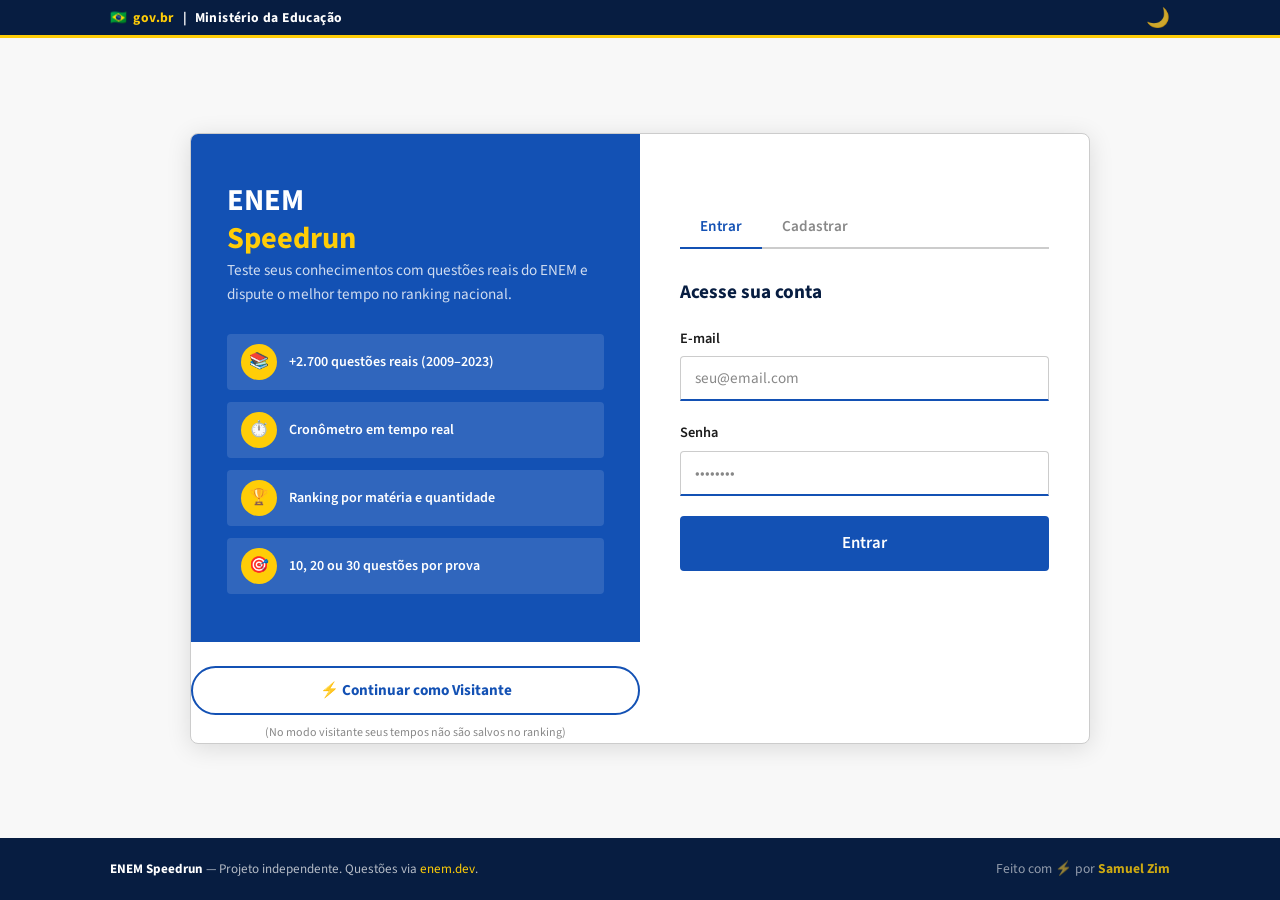
<file: index.html>
<!DOCTYPE html>
<html lang="pt-BR">
<head>
  <meta charset="UTF-8" />
  <meta name="viewport" content="width=device-width, initial-scale=1.0" />
  <title>ENEM Speedrun — Entrar</title>
  <meta name="description" content="Teste seus conhecimentos com questões reais do ENEM. Cronômetro, ranking nacional e conquistas. +2.700 questões de 2009 a 2023." />
  <meta name="keywords" content="ENEM, simulado, questões, ranking, estudar, prova, vestibular" />
  <meta property="og:title" content="ENEM Speedrun" />
  <meta property="og:description" content="Questões reais do ENEM com cronômetro e ranking nacional." />
  <meta property="og:type" content="website" />
  <link rel="icon" type="image/svg+xml" href="assets/favicon.svg" />
  <link rel="stylesheet" href="assets/css/style.css" />
  <style>
    body { display: flex; flex-direction: column; min-height: 100vh; background: var(--cinza-bg); }

    .auth-wrap {
      flex: 1;
      display: flex;
      align-items: center;
      justify-content: center;
      padding: 40px 20px;
    }

    .auth-container {
      display: grid;
      grid-template-columns: 1fr 1fr;
      max-width: 900px;
      width: 100%;
      background: var(--branco);
      border-radius: var(--radius-lg);
      box-shadow: 0 4px 24px rgba(0,0,0,0.12);
      overflow: hidden;
      border: 1px solid var(--cinza-borda);
    }

    .auth-hero {
      background: var(--azul-primario);
      padding: 48px 36px;
      display: flex;
      flex-direction: column;
      justify-content: center;
      gap: 28px;
    }

    .auth-hero h1 {
      font-size: 1.9rem;
      font-weight: 700;
      color: var(--branco);
      line-height: 1.25;
    }

    .auth-hero h1 span { color: var(--amarelo); display: block; }

    .auth-hero p {
      color: rgba(255,255,255,0.8);
      font-size: 0.95rem;
      line-height: 1.6;
    }

    .auth-stats {
      display: flex;
      flex-direction: column;
      gap: 12px;
    }

    .auth-stat {
      display: flex;
      align-items: center;
      gap: 12px;
      background: rgba(255,255,255,0.12);
      padding: 10px 14px;
      border-radius: var(--radius);
    }

    .auth-stat-icon {
      width: 36px;
      height: 36px;
      background: var(--amarelo);
      border-radius: 50%;
      display: flex;
      align-items: center;
      justify-content: center;
      flex-shrink: 0;
      font-size: 1rem;
    }

    .auth-stat-text {
      color: var(--branco);
      font-size: 0.88rem;
      font-weight: 600;
    }

    .auth-form-panel {
      padding: 48px 40px;
      display: flex;
      flex-direction: column;
      justify-content: center;
    }

    .auth-tabs {
      display: flex;
      gap: 0;
      margin-bottom: 28px;
      border-bottom: 2px solid var(--cinza-borda);
    }

    .auth-tab {
      padding: 10px 20px;
      font-size: 0.95rem;
      font-weight: 600;
      color: var(--cinza-medio);
      cursor: pointer;
      border: none;
      background: none;
      font-family: var(--font);
      position: relative;
      transition: color var(--transition);
    }

    .auth-tab.active {
      color: var(--azul-primario);
    }

    .auth-tab.active::after {
      content: '';
      position: absolute;
      bottom: -2px;
      left: 0; right: 0;
      height: 2px;
      background: var(--azul-primario);
    }

    .auth-panel { display: none; }
    .auth-panel.active { display: block; animation: fadeIn 0.3s ease; }

    .auth-panel h2 {
      font-size: 1.2rem;
      font-weight: 700;
      color: var(--azul-escuro);
      margin-bottom: 20px;
    }

    @media (max-width: 700px) {
      .auth-container { grid-template-columns: 1fr; }
      .auth-hero { display: none; }
      .auth-form-panel { padding: 32px 24px; }
    }
  </style>
</head>
<body>

<!-- Barra do Governo Federal -->
<div class="gov-bar">
  <div class="container" style="display:flex;justify-content:space-between;align-items:center;">
    <div class="gov-logo">
      🇧🇷 <span>gov.br</span> &nbsp;|&nbsp; Ministério da Educação
    </div>
    <button id="btn-dark-mode" onclick="toggleDarkMode()" style="background:none;border:none;font-size:1.2rem;cursor:pointer;color:rgba(255,255,255,0.8);transition:color 0.2s;" title="Alternar modo escuro">🌙</button>
  </div>
</div>

<div class="auth-wrap">
  <div class="auth-container">

    <!-- Hero lateral -->
    <div class="auth-hero">
      <div>
        <h1>ENEM<span>Speedrun</span></h1>
        <p>Teste seus conhecimentos com questões reais do ENEM e dispute o melhor tempo no ranking nacional.</p>
      </div>
      <div class="auth-stats">
        <div class="auth-stat">
          <div class="auth-stat-icon">📚</div>
          <div class="auth-stat-text">+2.700 questões reais (2009–2023)</div>
        </div>
        <div class="auth-stat">
          <div class="auth-stat-icon">⏱️</div>
          <div class="auth-stat-text">Cronômetro em tempo real</div>
        </div>
        <div class="auth-stat">
          <div class="auth-stat-icon">🏆</div>
          <div class="auth-stat-text">Ranking por matéria e quantidade</div>
        </div>
        <div class="auth-stat">
          <div class="auth-stat-icon">🎯</div>
          <div class="auth-stat-text">10, 20 ou 30 questões por prova</div>
        </div>
      </div>
    </div>

    <!-- Formulário -->
    <div class="auth-form-panel">
      <div class="auth-tabs">
        <button class="auth-tab active" onclick="showTab('login')">Entrar</button>
        <button class="auth-tab" onclick="showTab('register')">Cadastrar</button>
      </div>

      <!-- Login -->
      <div id="panel-login" class="auth-panel active">
        <h2>Acesse sua conta</h2>
        <div id="login-alert"></div>
        <div class="form-group">
          <label for="login-email">E-mail</label>
          <input type="email" id="login-email" placeholder="seu@email.com" autocomplete="email" />
        </div>
        <div class="form-group">
          <label for="login-password">Senha</label>
          <input type="password" id="login-password" placeholder="••••••••" autocomplete="current-password" />
        </div>
        <button class="btn btn-primary btn-full btn-lg" id="btn-login" onclick="handleLogin()">
          Entrar
        </button>
      </div>

      <!-- Cadastro -->
      <div id="panel-register" class="auth-panel">
        <h2>Criar nova conta</h2>
        <div id="register-alert"></div>
        <div class="form-group">
          <label for="reg-nome">Nome completo</label>
          <input type="text" id="reg-nome" placeholder="Seu nome" autocomplete="name" />
        </div>
        <div class="form-group">
          <label for="reg-email">E-mail</label>
          <input type="email" id="reg-email" placeholder="seu@email.com" autocomplete="email" />
        </div>
        <div class="form-group">
          <label for="reg-password">Senha (mín. 6 caracteres)</label>
          <input type="password" id="reg-password" placeholder="••••••••" autocomplete="new-password" />
        </div>
        <button class="btn btn-primary btn-full btn-lg" id="btn-register" onclick="handleRegister()">
          Criar conta
        </button>
      </div>
    </div>

    <!-- Modo Visitante -->
    <div style="text-align:center; margin-top: 24px;">
      <button class="btn btn-outline" onclick="continueAsGuest()" style="padding: 12px 24px; font-weight: 700; border-radius: 30px; width: 100%;">
        ⚡ Continuar como Visitante
      </button>
      <p style="font-size: 0.75rem; color: var(--cinza-medio); margin-top: 8px;">
        (No modo visitante seus tempos não são salvos no ranking)
      </p>
    </div>
  </div>
</div>

<footer>
  <div class="container" style="display: flex; justify-content: space-between; align-items: center; flex-wrap: wrap; gap: 10px;">
    <div><strong>ENEM Speedrun</strong> — Projeto independente. Questões via <a href="https://enem.dev" target="_blank" style="color:#FFCD07">enem.dev</a>.</div>
    <div style="font-size: 0.85rem; opacity: 0.8;">Feito com ⚡ por <a href="https://github.com/SamuelzimMVP" target="_blank" style="color:#FFCD07; font-weight: 700; text-decoration: none;">Samuel Zim</a></div>
  </div>
</footer>

<script src="assets/js/config.js"></script>
<script>
  // Redireciona se já logado
  if (isLoggedIn()) window.location.href = 'home.html';

  function showTab(tab) {
    document.querySelectorAll('.auth-tab').forEach((t, i) => {
      t.classList.toggle('active', (i === 0 && tab === 'login') || (i === 1 && tab === 'register'));
    });
    document.getElementById('panel-login').classList.toggle('active', tab === 'login');
    document.getElementById('panel-register').classList.toggle('active', tab === 'register');
  }

  function showAlert(id, msg, type = 'error') {
    document.getElementById(id).innerHTML = `<div class="alert alert-${type}">${msg}</div>`;
  }

  function setLoading(btnId, loading) {
    const btn = document.getElementById(btnId);
    if (btn) {
      btn.disabled = loading;
      btn.innerHTML = loading
        ? '<span class="spinner"></span> Aguarde...'
        : (btnId === 'btn-login' ? 'Entrar' : 'Criar conta');
    }
  }

  function continueAsGuest() {
    localStorage.removeItem('token');
    localStorage.removeItem('user');
    localStorage.setItem('isGuest', 'true');
    window.location.href = 'home.html';
  }

  async function handleLogin() {
    const email = document.getElementById('login-email').value.trim();
    const password = document.getElementById('login-password').value;
    document.getElementById('login-alert').innerHTML = '';

    if (!email || !password) return showAlert('login-alert', 'Preencha todos os campos.');

    setLoading('btn-login', true);
    try {
      const data = await apiRequest('/api/auth/login', {
        method: 'POST',
        body: JSON.stringify({ email, password }),
      });
      localStorage.setItem('token', data.token);
      if (data.refreshToken) localStorage.setItem('refreshToken', data.refreshToken);
      localStorage.setItem('user', JSON.stringify(data.user));
      localStorage.removeItem('isGuest'); // Remove o estado de visitante
      window.location.href = 'home.html';
    } catch (err) {
      showAlert('login-alert', err.message);
      setLoading('btn-login', false);
    }
  }

  async function handleRegister() {
    const nome = document.getElementById('reg-nome').value.trim();
    const email = document.getElementById('reg-email').value.trim();
    const password = document.getElementById('reg-password').value;
    document.getElementById('register-alert').innerHTML = '';

    if (!nome || !email || !password) return showAlert('register-alert', 'Preencha todos os campos.');
    if (password.length < 6) return showAlert('register-alert', 'A senha deve ter pelo menos 6 caracteres.');

    setLoading('btn-register', true);
    try {
      await apiRequest('/api/auth/register', {
        method: 'POST',
        body: JSON.stringify({ nome, email, password }),
      });
      showAlert('register-alert', 'Conta criada! Faça login para continuar.', 'success');
      setTimeout(() => showTab('login'), 1500);
    } catch (err) {
      showAlert('register-alert', err.message);
    } finally {
      setLoading('btn-register', false);
    }
  }

  // Enter para submeter
  document.addEventListener('keydown', e => {
    if (e.key !== 'Enter') return;
    const active = document.querySelector('.auth-panel.active').id;
    if (active === 'panel-login') handleLogin();
    else handleRegister();
  });
</script>
</body>
</html>
</file>
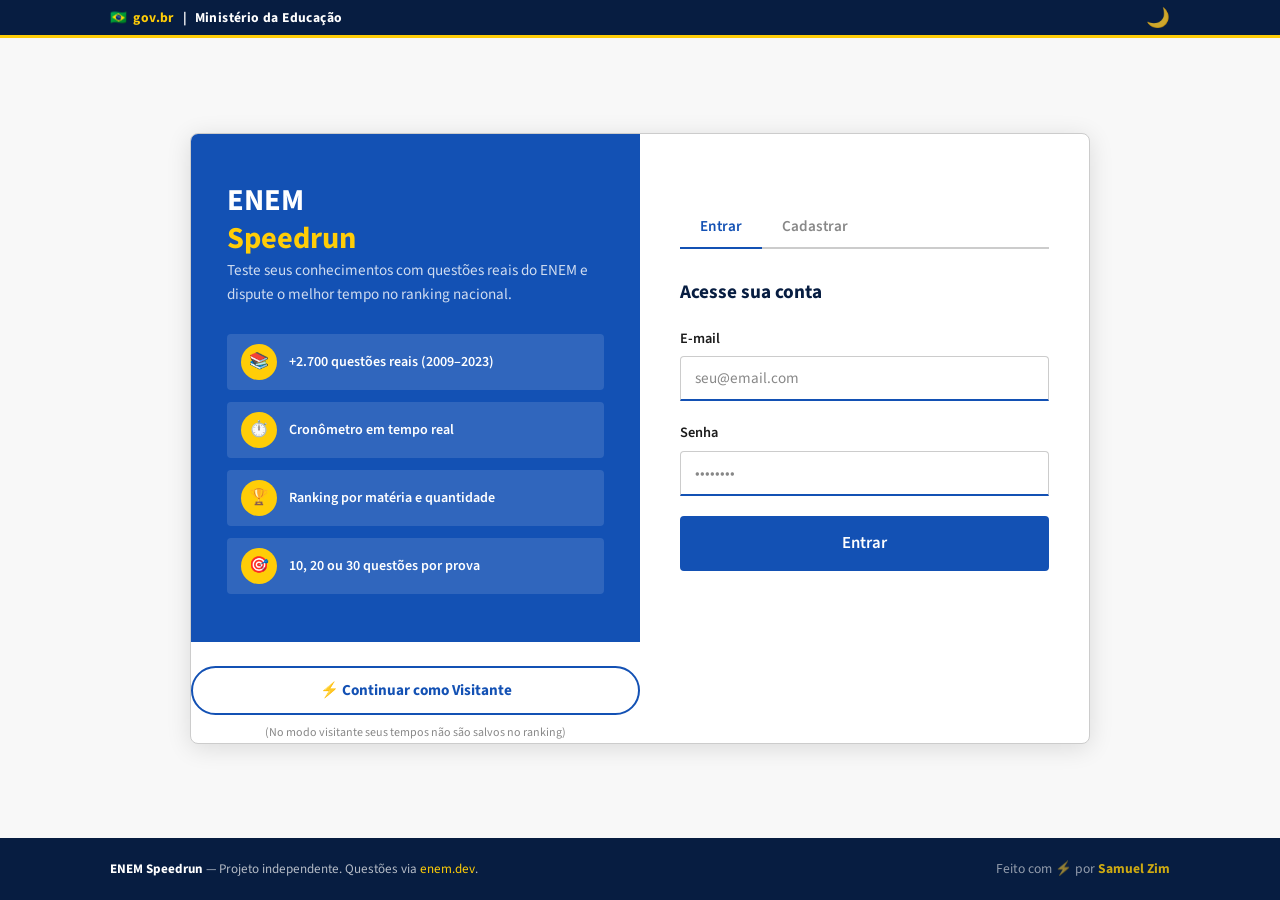
<file: home.html>
<!DOCTYPE html>
<html lang="pt-BR">
<head>
  <meta charset="UTF-8" />
  <meta name="viewport" content="width=device-width, initial-scale=1.0" />
  <title>ENEM Speedrun — Início</title>
  <meta name="description" content="Escolha sua área e quantidade de questões para iniciar sua speedrun no ENEM." />
  <meta property="og:title" content="ENEM Speedrun — Início" />
  <meta property="og:type" content="website" />
  <link rel="icon" type="image/svg+xml" href="assets/favicon.svg" />
  <link rel="stylesheet" href="assets/css/style.css" />
  <style>
    .welcome-banner {
      background: linear-gradient(135deg, var(--azul-primario) 0%, var(--azul-escuro) 100%);
      color: var(--branco);
      padding: 28px 0;
      margin-bottom: 32px;
      box-shadow: 0 2px 12px rgba(0,0,0,0.15);
    }

    .welcome-banner h2 { font-size: 1.4rem; font-weight: 700; margin-bottom: 4px; }
    .welcome-banner p  { font-size: 0.95rem; color: rgba(255,255,255,0.8); }
    .welcome-banner span { color: var(--amarelo); }

    /* ─── Seção de seleção ─────────────────────────── */
    .section-label {
      font-size: 0.75rem;
      font-weight: 700;
      color: var(--azul-primario);
      text-transform: uppercase;
      letter-spacing: 0.1em;
      margin-bottom: 14px;
      display: flex;
      align-items: center;
      gap: 8px;
    }

    .section-label::after {
      content: '';
      flex: 1;
      height: 1px;
      background: var(--cinza-borda);
    }

    /* ─── Grid de grupos ───────────────────────────── */
    .groups-grid {
      display: grid;
      grid-template-columns: repeat(4, 1fr);
      gap: 14px;
      margin-bottom: 32px;
    }

    .group-card {
      display: block;
      background: var(--branco);
      border: 2px solid var(--cinza-borda);
      border-radius: var(--radius-lg);
      padding: 20px;
      cursor: pointer;
      transition: all var(--transition);
      text-align: center;
      text-decoration: none;
      color: inherit;
    }

    .group-card:hover {
      border-color: var(--azul-primario);
      box-shadow: var(--sombra-card-hover);
      transform: translateY(-2px);
    }

    .group-card.selected {
      border-color: var(--azul-primario);
      background: #E8F0FF;
    }

    .group-card .gc-icon { font-size: 2rem; margin-bottom: 8px; }
    .group-card .gc-title { font-size: 0.95rem; font-weight: 700; color: var(--azul-escuro); margin-bottom: 4px; }
    .group-card .gc-desc  { font-size: 0.78rem; color: var(--cinza-medio); }

    /* ─── Grid de matérias individuais ─────────────── */
    .subjects-section {
      margin-bottom: 32px;
    }

    .subjects-tabs {
      display: flex;
      gap: 8px;
      margin-bottom: 16px;
      flex-wrap: wrap;
    }

    .subject-area-tab {
      padding: 6px 16px;
      border: 1px solid var(--cinza-borda);
      border-radius: 20px;
      font-size: 0.83rem;
      font-weight: 600;
      cursor: pointer;
      background: var(--branco);
      color: var(--texto-medio);
      transition: all var(--transition);
      font-family: var(--font);
    }

    .subject-area-tab:hover { border-color: var(--azul-primario); color: var(--azul-primario); }
    .subject-area-tab.active { background: var(--azul-primario); color: var(--branco); border-color: var(--azul-primario); }

    .subjects-grid {
      display: grid;
      grid-template-columns: repeat(auto-fill, minmax(150px, 1fr));
      gap: 10px;
    }

    .subject-chip {
      padding: 10px 14px;
      border: 1.5px solid var(--cinza-borda);
      border-radius: var(--radius);
      font-size: 0.88rem;
      font-weight: 600;
      cursor: pointer;
      background: var(--branco);
      color: var(--texto-escuro);
      text-align: center;
      transition: all var(--transition);
      font-family: var(--font);
    }

    .subject-chip:hover { border-color: var(--azul-primario); color: var(--azul-primario); }
    .subject-chip.selected { background: var(--azul-primario); color: var(--branco); border-color: var(--azul-primario); }

    /* ─── Seleção de quantidade ─────────────────────── */
    .count-grid {
      display: flex;
      gap: 14px;
      margin-bottom: 32px;
    }

    .count-card {
      flex: 1;
      background: var(--branco);
      border: 2px solid var(--cinza-borda);
      border-radius: var(--radius-lg);
      padding: 20px 14px;
      cursor: pointer;
      transition: all var(--transition);
      text-align: center;
    }

    .count-card:hover { border-color: var(--azul-primario); box-shadow: var(--sombra-card-hover); }
    .count-card.selected { border-color: var(--verde); background: var(--verde-claro); }

    .count-card .cc-number { font-size: 2.2rem; font-weight: 700; color: var(--azul-escuro); line-height: 1; }
    .count-card .cc-label  { font-size: 0.82rem; color: var(--cinza-medio); margin-top: 4px; }
    .count-card .cc-time   { font-size: 0.78rem; color: var(--verde); font-weight: 600; margin-top: 6px; }

    /* ─── Barra de start ────────────────────────────── */
    .start-bar {
      background: var(--branco);
      border: 1px solid var(--cinza-borda);
      border-radius: var(--radius-lg);
      padding: 20px 24px;
      display: flex;
      align-items: center;
      justify-content: space-between;
      gap: 20px;
      box-shadow: var(--sombra-card);
    }

    .start-summary { font-size: 0.92rem; color: var(--texto-medio); }
    .start-summary strong { color: var(--azul-escuro); }

    @media (max-width: 700px) {
      .groups-grid { grid-template-columns: 1fr 1fr; }
      .count-grid  { flex-direction: column; }
      .start-bar   { flex-direction: column; }
      .btn-lg      { width: 100%; }
    }

    /* ─── Conquistas ────────────────────────────── */
    .achievements-section { margin-top: 48px; margin-bottom: 48px; }
    .achievements-grid {
      display: grid;
      grid-template-columns: repeat(auto-fill, minmax(140px, 1fr));
      gap: 16px;
      margin-top: 16px;
    }
    .achievement-badge {
      background: var(--branco);
      border: 1px solid var(--cinza-borda);
      border-radius: var(--radius-lg);
      padding: 16px 12px;
      text-align: center;
      transition: all var(--transition);
      opacity: 0.5;
      filter: grayscale(1);
    }
    .achievement-badge.unlocked {
      opacity: 1;
      filter: grayscale(0);
      border-color: var(--amarelo);
      box-shadow: 0 4px 12px rgba(255, 205, 7, 0.2);
    }
    .badge-icon { font-size: 2.2rem; margin-bottom: 8px; }
    .badge-title { font-size: 0.85rem; font-weight: 700; color: var(--azul-escuro); line-height: 1.2; }
    .badge-date { font-size: 0.7rem; color: var(--cinza-medio); margin-top: 4px; }
  </style>
</head>
<body>

<!-- Barra gov.br -->
<div class="gov-bar">
  <div class="container">
    <div class="gov-logo">🇧🇷 <span>gov.br</span> &nbsp;|&nbsp; Ministério da Educação</div>
  </div>
</div>

<!-- Header -->
<header class="site-header">
  <div class="container">
    <div class="header-inner">
      <a href="home.html" class="brand">
        <div class="brand-icon">
          <svg viewBox="0 0 24 24"><path d="M12 2L2 7v10l10 5 10-5V7L12 2zM12 4.2L20 8v8l-8 4-8-4V8l8-3.8z"/></svg>
        </div>
        <div class="brand-text">
          <span class="brand-title">ENEM Speedrun</span>
          <span class="brand-subtitle">Ministério da Educação</span>
        </div>
      </a>
      <nav>
        <a href="home.html" class="active">Início</a>
        <a href="ranking.html">Ranking</a>
      </nav>
      <div style="display:flex;align-items:center;gap:10px">
        <button id="btn-dark-mode" onclick="toggleDarkMode()" style="background:none;border:none;font-size:1.2rem;cursor:pointer;color:rgba(255,255,255,0.8);transition:color 0.2s;" title="Alternar modo escuro">🌙</button>
        <span id="user-name" style="color:rgba(255,255,255,0.85);font-size:0.88rem;"></span>
        <button class="btn-logout" onclick="logout()">Sair</button>
      </div>
    </div>
  </div>
</header>

<!-- Welcome banner -->
<div class="welcome-banner">
  <div class="container">
    <h2>Olá, <span id="banner-name">estudante</span>! 👋</h2>
    <p>Selecione a área e a quantidade de questões para iniciar sua speedrun.</p>
  </div>
</div>

<main>
  <div class="container">

    <!-- Grupos principais -->
    <div class="section-label">Modo de prova</div>
    <div class="groups-grid">
      <a class="group-card" href="official-exam.html">
        <div class="gc-icon">🏛️</div>
        <div class="gc-title">Prova Oficial</div>
        <div class="gc-desc">Cadernos completos em PDF direto do INEP</div>
      </a>
      <div class="group-card" data-category="completa" onclick="selectGroup(this)">
        <div class="gc-icon">📋</div>
        <div class="gc-title">Prova Completa</div>
        <div class="gc-desc">Todas as 4 áreas do ENEM</div>
      </div>
      <div class="group-card" data-category="humanas" onclick="selectGroup(this)">
        <div class="gc-icon">🌍</div>
        <div class="gc-title">Humanas</div>
        <div class="gc-desc">Linguagens + C. Humanas</div>
      </div>
      <div class="group-card" data-category="exatas" onclick="selectGroup(this)">
        <div class="gc-icon">🔬</div>
        <div class="gc-title">Exatas</div>
        <div class="gc-desc">C. Natureza + Matemática</div>
      </div>
    </div>


    <!-- Quantidade -->
    <div class="section-label">Número de questões</div>
    <div class="count-grid">
      <div class="count-card" data-count="10" onclick="selectCount(this)">
        <div class="cc-number">10</div>
        <div class="cc-label">questões</div>
        <div class="cc-time">⚡ Rápida (~15 min)</div>
      </div>
      <div class="count-card" data-count="20" onclick="selectCount(this)">
        <div class="cc-number">20</div>
        <div class="cc-label">questões</div>
        <div class="cc-time">🏃 Padrão (~30 min)</div>
      </div>
      <div class="count-card" data-count="30" onclick="selectCount(this)">
        <div class="cc-number">30</div>
        <div class="cc-label">questões</div>
        <div class="cc-time">🎯 Desafio (~45 min)</div>
      </div>
    </div>

    <!-- Start -->
    <div class="start-bar">
      <div class="start-summary" id="start-summary">
        Selecione uma área e quantidade para continuar.
      </div>
      <button class="btn btn-green btn-lg" id="btn-start" onclick="startQuiz()" disabled>
        Iniciar Speedrun ▶
      </button>
    </div>

    <!-- Conquistas -->
    <div class="achievements-section">
      <div class="section-label">Minhas Conquistas 🎮</div>
      <div id="achievements-grid" class="achievements-grid">
        <!-- Populado via JS -->
      </div>
    </div>

  </div>
</main>

<footer>
  <div class="container" style="display: flex; justify-content: space-between; align-items: center; flex-wrap: wrap; gap: 10px;">
    <div><strong>ENEM Speedrun</strong> — Projeto independente. Questões via <a href="https://enem.dev" target="_blank" style="color:#FFCD07">enem.dev</a>.</div>
    <div style="font-size: 0.85rem; opacity: 0.8;">Feito com ⚡ por <a href="https://github.com/SamuelzimMVP" target="_blank" style="color:#FFCD07; font-weight: 700; text-decoration: none;">Samuel Zim</a></div>
  </div>
</footer>

<script src="assets/js/config.js"></script>
<script src="assets/js/home.js"></script>
</body>
</html>
</file>
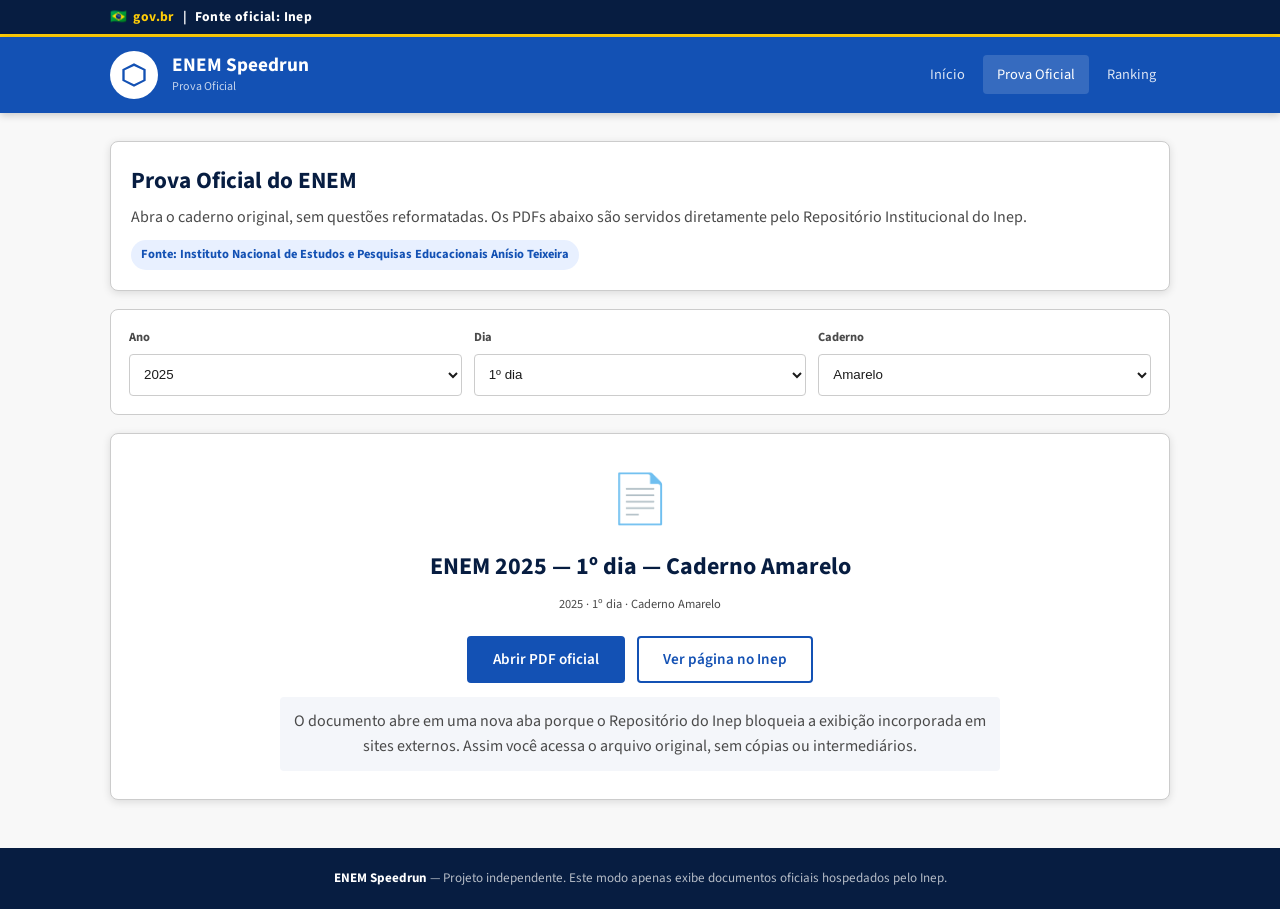
<file: official-exam.html>
<!DOCTYPE html>
<html lang="pt-BR">
<head>
  <meta charset="UTF-8" />
  <meta name="viewport" content="width=device-width, initial-scale=1.0" />
  <title>ENEM Speedrun — Prova Oficial</title>
  <meta name="description" content="Resolva cadernos oficiais do ENEM publicados pelo Inep." />
  <meta property="og:title" content="ENEM Speedrun — Prova Oficial" />
  <meta property="og:description" content="Acesse os cadernos originais do ENEM publicados pelo Inep." />
  <meta property="og:type" content="website" />
  <link rel="icon" type="image/svg+xml" href="assets/favicon.svg" />
  <link rel="stylesheet" href="assets/css/style.css" />
  <style>
    .official-wrap { padding: 28px 0 48px; }
    .official-head {
      background: var(--branco);
      border: 1px solid var(--cinza-borda);
      border-radius: var(--radius-lg);
      padding: 20px;
      margin-bottom: 18px;
      box-shadow: var(--sombra-card);
    }
    .official-head h1 { color: var(--azul-escuro); margin-bottom: 6px; font-size: 1.45rem; }
    .official-head p { color: var(--texto-medio); line-height: 1.55; }
    .official-badge {
      display: inline-block;
      margin-top: 10px;
      padding: 5px 10px;
      border-radius: 999px;
      background: #e8f0ff;
      color: var(--azul-primario);
      font-size: .78rem;
      font-weight: 700;
    }
    .official-controls {
      display: grid;
      grid-template-columns: 1fr 1fr 1fr;
      gap: 12px;
      align-items: end;
      background: var(--branco);
      border: 1px solid var(--cinza-borda);
      border-radius: var(--radius-lg);
      padding: 18px;
      margin-bottom: 18px;
    }
    .official-field label {
      display: block;
      margin-bottom: 6px;
      font-size: .78rem;
      font-weight: 700;
      color: var(--texto-medio);
    }
    .official-field select {
      width: 100%;
      min-height: 42px;
      border: 1px solid var(--cinza-borda);
      border-radius: var(--radius);
      padding: 8px 10px;
      background: var(--branco);
      color: var(--texto-escuro);
    }
    .exam-card {
      background: var(--branco);
      border: 1px solid var(--cinza-borda);
      border-radius: var(--radius-lg);
      padding: 28px;
      box-shadow: var(--sombra-card);
      text-align: center;
    }
    .exam-icon { font-size: 3rem; margin-bottom: 10px; }
    .exam-card h2 { color: var(--azul-escuro); margin-bottom: 8px; }
    .exam-card p { color: var(--texto-medio); line-height: 1.55; }
    .exam-actions {
      display: flex;
      justify-content: center;
      gap: 12px;
      flex-wrap: wrap;
      margin: 22px 0 14px;
    }
    .embed-note {
      max-width: 720px;
      margin: 0 auto;
      padding: 12px 14px;
      border-radius: var(--radius);
      background: #f4f6fa;
    }
    .source-note { font-size: .78rem; color: var(--cinza-medio); }
    @media (max-width: 850px) {
      .official-controls { grid-template-columns: 1fr 1fr; }
    }
    @media (max-width: 560px) {
      .official-controls { grid-template-columns: 1fr; }
    }
  </style>
</head>
<body>
  <div class="gov-bar">
    <div class="container">
      <div class="gov-logo">🇧🇷 <span>gov.br</span> &nbsp;|&nbsp; Fonte oficial: Inep</div>
    </div>
  </div>

  <header class="site-header">
    <div class="container">
      <div class="header-inner">
        <a href="home.html" class="brand">
          <div class="brand-icon">
            <svg viewBox="0 0 24 24"><path d="M12 2L2 7v10l10 5 10-5V7L12 2zM12 4.2L20 8v8l-8 4-8-4V8l8-3.8z"/></svg>
          </div>
          <div class="brand-text">
            <span class="brand-title">ENEM Speedrun</span>
            <span class="brand-subtitle">Prova Oficial</span>
          </div>
        </a>
        <nav>
          <a href="home.html">Início</a>
          <a href="official-exam.html" class="active">Prova Oficial</a>
          <a href="ranking.html">Ranking</a>
        </nav>
      </div>
    </div>
  </header>

  <main class="official-wrap">
    <div class="container">
      <section class="official-head">
        <h1>Prova Oficial do ENEM</h1>
        <p>
          Abra o caderno original, sem questões reformatadas. Os PDFs abaixo são servidos
          diretamente pelo Repositório Institucional do Inep.
        </p>
        <span class="official-badge">Fonte: Instituto Nacional de Estudos e Pesquisas Educacionais Anísio Teixeira</span>
      </section>

      <section class="official-controls">
        <div class="official-field">
          <label for="official-year">Ano</label>
          <select id="official-year"></select>
        </div>
        <div class="official-field">
          <label for="official-day">Dia</label>
          <select id="official-day"></select>
        </div>
        <div class="official-field">
          <label for="official-booklet">Caderno</label>
          <select id="official-booklet"></select>
        </div>
      </section>

      <section class="exam-card" aria-labelledby="pdf-title">
        <div class="exam-icon" aria-hidden="true">📄</div>
        <h2 id="pdf-title">ENEM 2025 — 1º dia — Caderno Amarelo</h2>
        <p id="selection-status" class="source-note" aria-live="polite"></p>
        <div class="exam-actions">
          <a id="open-external" class="btn btn-primary" target="_blank" rel="noopener noreferrer">
            Abrir PDF oficial
          </a>
          <a id="source-link" class="btn btn-outline" target="_blank" rel="noopener noreferrer">
            Ver página no Inep
          </a>
        </div>
        <p class="embed-note">
          O documento abre em uma nova aba porque o Repositório do Inep bloqueia a exibição
          incorporada em sites externos. Assim você acessa o arquivo original, sem cópias ou intermediários.
        </p>
      </section>
    </div>
  </main>

  <footer>
    <div class="container">
      <strong>ENEM Speedrun</strong> — Projeto independente. Este modo apenas exibe documentos oficiais hospedados pelo Inep.
    </div>
  </footer>

  <script src="assets/js/config.js"></script>
  <script src="assets/js/official-exam.js"></script>
</body>
</html>
</file>
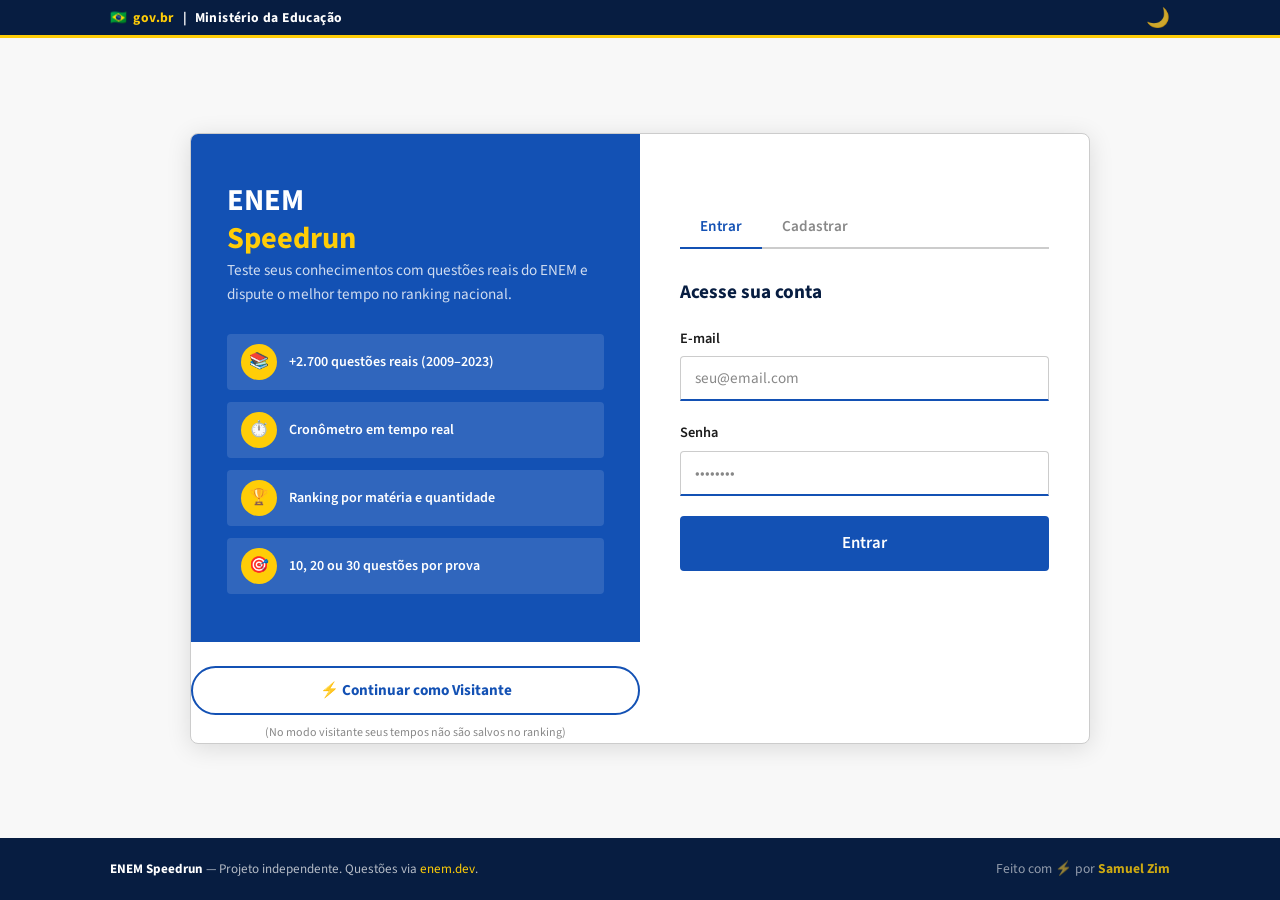
<file: quiz.html>
<!DOCTYPE html>
<html lang="pt-BR">
<head>
  <meta charset="UTF-8" />
  <meta name="viewport" content="width=device-width, initial-scale=1.0" />
  <title>ENEM Speedrun — Prova</title>
  <meta name="description" content="Resolva questões reais do ENEM contra o relógio." />
  <meta property="og:title" content="ENEM Speedrun — Prova" />
  <meta property="og:type" content="website" />
  <link rel="icon" type="image/svg+xml" href="assets/favicon.svg" />
  <link rel="stylesheet" href="assets/css/style.css" />
  <style>
    body { background: var(--cinza-bg); }

    /* ─── Barra de progresso fixa ──────────────── */
    .quiz-topbar {
      position: sticky;
      top: 0;
      z-index: 100;
      background: var(--branco);
      border-bottom: 3px solid var(--azul-primario);
      padding: 12px 0;
      box-shadow: 0 2px 8px rgba(0,0,0,0.1);
    }

    .quiz-topbar-inner {
      display: flex;
      align-items: center;
      justify-content: space-between;
      gap: 20px;
    }

    .quiz-info {
      display: flex;
      flex-direction: column;
      gap: 2px;
    }

    .quiz-info .qi-title {
      font-size: 0.78rem;
      font-weight: 700;
      color: var(--azul-primario);
      text-transform: uppercase;
      letter-spacing: 0.08em;
    }

    .quiz-info .qi-progress {
      font-size: 0.9rem;
      color: var(--texto-medio);
    }

    .quiz-info .qi-progress strong {
      color: var(--azul-escuro);
      font-size: 1.1rem;
    }

    /* Cronômetro */
    .timer-wrap {
      display: flex;
      flex-direction: column;
      align-items: center;
    }

    .timer-label {
      font-size: 0.7rem;
      font-weight: 700;
      color: var(--cinza-medio);
      text-transform: uppercase;
      letter-spacing: 0.1em;
    }

    .timer {
      font-size: 2rem;
      font-weight: 700;
      color: var(--azul-escuro);
      font-variant-numeric: tabular-nums;
      letter-spacing: 0.02em;
      line-height: 1;
    }

    .timer.warning { color: #E05C00; }
    .timer.danger  { color: var(--erro); animation: pulse 1s ease infinite; }

    @keyframes pulse { 0%,100%{transform:scale(1)} 50%{transform:scale(1.04)} }

    /* Barra de progresso */
    .progress-bar-wrap {
      flex: 1;
      display: flex;
      flex-direction: column;
      gap: 4px;
    }

    .progress-bar-track {
      height: 8px;
      background: var(--cinza-borda);
      border-radius: 4px;
      overflow: hidden;
    }

    .progress-bar-fill {
      height: 100%;
      background: linear-gradient(90deg, var(--azul-primario), var(--azul-claro));
      border-radius: 4px;
      transition: width 0.4s ease;
    }

    .progress-text {
      font-size: 0.78rem;
      color: var(--cinza-medio);
      text-align: right;
    }

    /* ─── Questão ──────────────────────────────── */
    .question-card {
      background: var(--branco);
      border: 1px solid var(--cinza-borda);
      border-radius: var(--radius-lg);
      padding: 32px;
      margin-top: 24px;
      box-shadow: var(--sombra-card);
    }

    .question-meta {
      display: flex;
      align-items: center;
      gap: 10px;
      margin-bottom: 20px;
      flex-wrap: wrap;
    }

    .question-number {
      background: var(--azul-primario);
      color: var(--branco);
      font-size: 0.85rem;
      font-weight: 700;
      padding: 4px 14px;
      border-radius: 20px;
    }

    .question-badge {
      background: #E8F0FF;
      color: var(--azul-primario);
      font-size: 0.78rem;
      font-weight: 600;
      padding: 4px 10px;
      border-radius: 20px;
    }

    .question-context {
      background: var(--cinza-bg);
      border-left: 4px solid var(--azul-primario);
      padding: 14px 18px;
      border-radius: 0 var(--radius) var(--radius) 0;
      font-size: 0.92rem;
      color: var(--texto-medio);
      margin-bottom: 20px;
      line-height: 1.65;
    }

    .question-image {
      margin-bottom: 20px;
      border-radius: var(--radius);
      overflow: hidden;
      border: 1px solid var(--cinza-borda);
    }

    .question-image img {
      width: 100%;
      max-height: 400px;
      object-fit: contain;
      background: var(--cinza-bg);
    }

    .question-text {
      font-size: 1rem;
      color: var(--texto-escuro);
      line-height: 1.75;
      margin-bottom: 28px;
    }

    /* ─── Alternativas ─────────────────────────── */
    .alternatives {
      display: flex;
      flex-direction: column;
      gap: 10px;
    }

    .alt-btn {
      display: flex;
      align-items: flex-start;
      gap: 14px;
      padding: 14px 18px;
      border: 2px solid var(--cinza-borda);
      border-radius: var(--radius);
      background: var(--branco);
      cursor: pointer;
      text-align: left;
      font-family: var(--font);
      font-size: 0.93rem;
      color: var(--texto-escuro);
      line-height: 1.5;
      transition: all 0.15s ease;
      width: 100%;
    }

    .alt-btn:hover:not(:disabled) {
      border-color: var(--azul-primario);
      background: #F0F5FF;
    }

    .alt-btn.selected {
      border-color: var(--azul-primario);
      background: #E8F0FF;
      color: var(--azul-escuro);
    }

    .alt-btn.correct {
      border-color: var(--verde);
      background: var(--verde-claro);
      color: #0a4a0a;
    }

    .alt-btn.wrong {
      border-color: var(--erro);
      background: #FFF0F0;
      color: #7a0000;
    }

    .alt-letter {
      flex-shrink: 0;
      width: 30px;
      height: 30px;
      border-radius: 50%;
      background: var(--cinza-borda);
      display: flex;
      align-items: center;
      justify-content: center;
      font-weight: 700;
      font-size: 0.88rem;
      margin-top: 1px;
    }

    .alt-btn.selected .alt-letter { background: var(--azul-primario); color: var(--branco); }
    .alt-btn.correct  .alt-letter { background: var(--verde); color: var(--branco); }
    .alt-btn.wrong    .alt-letter { background: var(--erro); color: var(--branco); }

    /* ─── Botão próxima questão ──────────────────── */
    .quiz-nav {
      display: flex;
      justify-content: flex-end;
      margin-top: 24px;
      gap: 12px;
    }

    /* ─── Tela de resultado ─────────────────────── */
    #result-screen { display: none; }

    .result-hero {
      background: linear-gradient(135deg, var(--azul-primario) 0%, var(--azul-escuro) 100%);
      border-radius: var(--radius-lg);
      padding: 36px;
      color: var(--branco);
      text-align: center;
      margin-bottom: 24px;
    }

    .result-hero h2 { font-size: 1.6rem; font-weight: 700; margin-bottom: 8px; }
    .result-hero p  { color: rgba(255,255,255,0.8); }

    .result-stats {
      display: grid;
      grid-template-columns: repeat(4, 1fr);
      gap: 14px;
      margin-bottom: 24px;
    }

    .result-stat {
      background: var(--branco);
      border: 1px solid var(--cinza-borda);
      border-radius: var(--radius-lg);
      padding: 20px;
      text-align: center;
      box-shadow: var(--sombra-card);
    }

    .result-stat .rs-value {
      font-size: 2rem;
      font-weight: 700;
      color: var(--azul-primario);
      line-height: 1;
      margin-bottom: 4px;
    }

    .result-stat .rs-label { font-size: 0.82rem; color: var(--cinza-medio); }

    .result-actions {
      display: flex;
      gap: 12px;
      justify-content: center;
      flex-wrap: wrap;
    }

    /* ─── Gabarito ────────────────────────────────── */
    .gabarito-section {
      background: var(--branco);
      border: 1px solid var(--cinza-borda);
      border-radius: var(--radius-lg);
      padding: 24px;
      margin-bottom: 24px;
      box-shadow: var(--sombra-card);
    }

    .gabarito-section h3 { font-size: 1rem; font-weight: 700; color: var(--azul-escuro); margin-bottom: 16px; }

    .gabarito-grid {
      display: grid;
      grid-template-columns: repeat(auto-fill, minmax(80px, 1fr));
      gap: 8px;
    }

    .gab-item {
      padding: 8px;
      border-radius: var(--radius);
      text-align: center;
      font-size: 0.82rem;
      font-weight: 700;
      border: 2px solid;
    }

    .gab-item.ok   { background: var(--verde-claro); color: var(--verde); border-color: var(--verde); }
    .gab-item.fail { background: #FFF0F0; color: var(--erro); border-color: var(--erro); }

    .gab-item .gab-q   { font-size: 0.72rem; font-weight: 400; margin-bottom: 2px; }
    .gab-item .gab-ans { font-size: 1rem; }

    .gab-item.clickable {
      cursor: pointer;
      transition: transform 0.2s, box-shadow 0.2s;
    }
    .gab-item.clickable:hover {
      transform: translateY(-2px);
      box-shadow: 0 4px 12px rgba(0,0,0,0.1);
    }

    /* ─── Modal ───────────────────────────────────── */
    .modal {
      display: none;
      position: fixed;
      z-index: 1000;
      left: 0;
      top: 0;
      width: 100%;
      height: 100%;
      background-color: rgba(0,0,0,0.5);
      align-items: center;
      justify-content: center;
      padding: 20px;
    }

    .modal-content {
      background-color: var(--branco);
      border-radius: var(--radius-lg);
      max-width: 800px;
      width: 100%;
      max-height: 90vh;
      overflow-y: auto;
      position: relative;
      box-shadow: 0 10px 40px rgba(0,0,0,0.2);
    }

    .modal-header {
      padding: 20px 24px;
      border-bottom: 1px solid var(--cinza-borda);
      display: flex;
      justify-content: space-between;
      align-items: center;
      position: sticky;
      top: 0;
      background: var(--branco);
      z-index: 10;
    }

    .modal-header h3 {
      font-size: 1.1rem;
      color: var(--azul-escuro);
    }

    .close-modal {
      background: none;
      border: none;
      font-size: 1.5rem;
      cursor: pointer;
      color: var(--cinza-medio);
      line-height: 1;
    }

    .modal-body {
      padding: 24px;
    }

    .modal-footer {
      padding: 16px 24px;
      border-top: 1px solid var(--cinza-borda);
      text-align: right;
    }

    .detail-alt {
      padding: 12px 16px;
      border: 1px solid var(--cinza-borda);
      border-radius: var(--radius);
      margin-bottom: 8px;
      font-size: 0.92rem;
      display: flex;
      gap: 12px;
      align-items: center;
    }

    .detail-alt.correct {
      border-color: var(--verde);
      background-color: var(--verde-claro);
      color: #0a4a0a;
    }

    .detail-alt.wrong {
      border-color: var(--erro);
      background-color: #FFF0F0;
      color: #7a0000;
    }

    .detail-alt .alt-letter {
      width: 28px;
      height: 28px;
      border-radius: 50%;
      background: var(--cinza-borda);
      display: flex;
      align-items: center;
      justify-content: center;
      font-weight: 700;
      font-size: 0.8rem;
      flex-shrink: 0;
    }

    .detail-alt.correct .alt-letter { background: var(--verde); color: var(--branco); }
    .detail-alt.wrong .alt-letter { background: var(--erro); color: var(--branco); }

    @media (max-width: 700px) {
      .result-stats { grid-template-columns: 1fr 1fr; }
      .question-card { padding: 20px; }
    }
  </style>
</head>
<body>

<!-- Barra gov.br -->
<div class="gov-bar">
  <div class="container">
    <div class="gov-logo">🇧🇷 <span>gov.br</span> &nbsp;|&nbsp; Ministério da Educação</div>
  </div>
</div>

<!-- Quiz topbar -->
<div class="quiz-topbar">
  <div class="container">
    <div class="quiz-topbar-inner">
      <div class="quiz-info">
        <div class="qi-title" id="quiz-category-label">ENEM Speedrun</div>
        <div class="qi-progress">Questão <strong id="q-current">1</strong> de <strong id="q-total">10</strong></div>
      </div>
      <div class="progress-bar-wrap">
        <div class="progress-bar-track">
          <div class="progress-bar-fill" id="progress-fill" style="width:0%"></div>
        </div>
        <div class="progress-text" id="progress-text">0% concluído</div>
      </div>
      <div class="timer-wrap">
        <div class="timer-label">⏱ Tempo</div>
        <div class="timer" id="timer">00:00</div>
      </div>
      <button id="btn-dark-mode" onclick="toggleDarkMode()" style="background:none;border:none;font-size:1.4rem;cursor:pointer;transition:transform 0.2s;" title="Alternar modo escuro">🌙</button>
    </div>
  </div>
</div>

<main>
  <div class="container">

    <!-- Tela da questão -->
    <div id="quiz-screen">
      <div class="question-card fade-in" id="question-card">
        <div class="question-meta">
          <span class="question-number" id="q-num">Questão 1</span>
          <span class="question-badge" id="q-year">ENEM 2022</span>
          <span class="question-badge" id="q-disciplina"></span>
        </div>
        <div class="question-context" id="q-context" style="display:none"></div>
        <div class="question-image" id="q-image" style="display:none">
          <img id="q-img" src="" alt="Imagem da questão" />
        </div>
        <div class="question-text" id="q-text"></div>
        <div class="alternatives" id="alternatives"></div>
      </div>

      <div class="quiz-nav">
        <button class="btn btn-primary btn-lg" id="btn-next" onclick="nextQuestion()" disabled>
          Próxima →
        </button>
      </div>
    </div>

    <!-- Tela de resultado -->
    <div id="result-screen" class="fade-in">
      <div class="result-hero">
        <div style="font-size:3rem;margin-bottom:12px" id="result-emoji">🎉</div>
        <h2 id="result-title">Speedrun concluída!</h2>
        <p id="result-subtitle"></p>
      </div>

      <div class="result-stats">
        <div class="result-stat">
          <div class="rs-value" id="rs-correct">—</div>
          <div class="rs-label">Acertos</div>
        </div>
        <div class="result-stat">
          <div class="rs-value" id="rs-percent">—</div>
          <div class="rs-label">Aproveitamento</div>
        </div>
        <div class="result-stat">
          <div class="rs-value" id="rs-time">—</div>
          <div class="rs-label">Tempo total</div>
        </div>
        <div class="result-stat">
          <div class="rs-value" id="rs-position">—</div>
          <div class="rs-label">Posição no ranking</div>
        </div>
      </div>

      <div class="gabarito-section">
        <h3>📋 Gabarito detalhado</h3>
        <div class="gabarito-grid" id="gabarito-grid"></div>
      </div>

      <div class="result-actions">
        <a href="home.html" class="btn btn-outline btn-lg">← Nova speedrun</a>
        <a href="ranking.html" class="btn btn-primary btn-lg">Ver ranking 🏆</a>
      </div>
    </div>

  </div>
</main>

<footer>
  <div class="container" style="display: flex; justify-content: space-between; align-items: center; flex-wrap: wrap; gap: 10px;">
    <div><strong>ENEM Speedrun</strong> — Projeto independente. Questões via <a href="https://enem.dev" target="_blank" style="color:#FFCD07">enem.dev</a>.</div>
    <div style="font-size: 0.85rem; opacity: 0.8;">Feito com ⚡ por <a href="https://github.com/SamuelzimMVP" target="_blank" style="color:#FFCD07; font-weight: 700; text-decoration: none;">Samuel Zim</a></div>
  </div>
</footer>

<div id="question-modal" class="modal">
  <div class="modal-content">
    <div class="modal-header">
      <h3 id="modal-q-title">Detalhes da Questão</h3>
      <button class="close-modal" onclick="closeModal()">&times;</button>
    </div>
    <div class="modal-body" id="modal-q-body">
      <!-- Conteúdo dinâmico -->
    </div>
    <div class="modal-footer">
      <button class="btn btn-primary" onclick="closeModal()">Fechar</button>
    </div>
  </div>
</div>

<script src="assets/js/config.js"></script>
<script src="assets/js/quiz.js"></script>
</body>
</html>
</file>
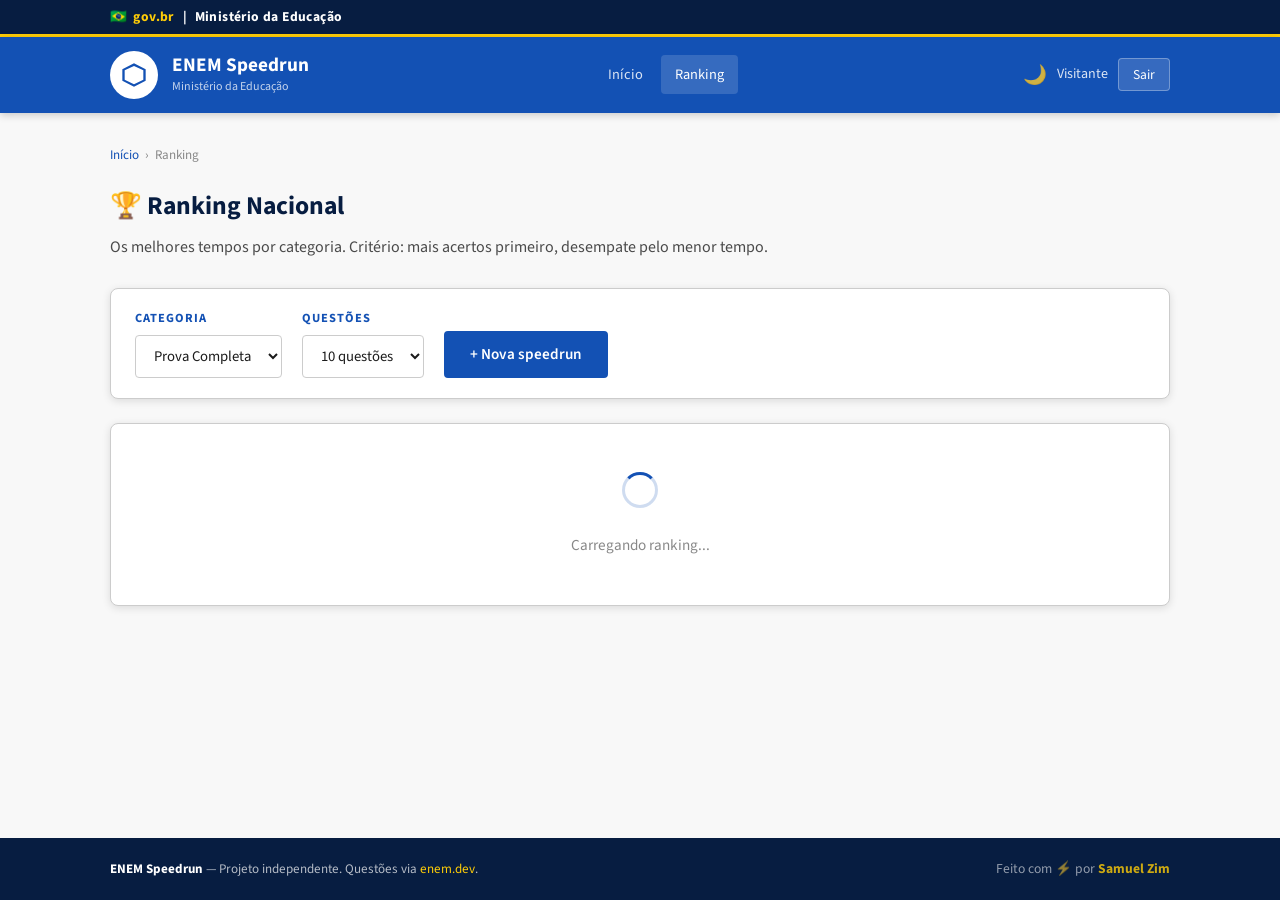
<file: ranking.html>
<!DOCTYPE html>
<html lang="pt-BR">
<head>
  <meta charset="UTF-8" />
  <meta name="viewport" content="width=device-width, initial-scale=1.0" />
  <title>ENEM Speedrun — Ranking Nacional</title>
  <meta name="description" content="Veja os melhores tempos no ranking nacional do ENEM Speedrun. Mais acertos, menor tempo." />
  <meta property="og:title" content="ENEM Speedrun — Ranking Nacional" />
  <meta property="og:type" content="website" />
  <link rel="icon" type="image/svg+xml" href="assets/favicon.svg" />
  <link rel="stylesheet" href="assets/css/style.css" />
  <style>
    /* ─── Filtros ─────────────────────────────────── */
    .filter-bar {
      background: var(--branco);
      border: 1px solid var(--cinza-borda);
      border-radius: var(--radius-lg);
      padding: 20px 24px;
      margin-bottom: 24px;
      box-shadow: var(--sombra-card);
      display: flex;
      gap: 20px;
      align-items: flex-end;
      flex-wrap: wrap;
    }

    .filter-group {
      display: flex;
      flex-direction: column;
      gap: 6px;
    }

    .filter-group label {
      font-size: 0.78rem;
      font-weight: 700;
      color: var(--azul-primario);
      text-transform: uppercase;
      letter-spacing: 0.08em;
    }

    .filter-group select {
      padding: 9px 14px;
      border: 1.5px solid var(--cinza-borda);
      border-radius: var(--radius);
      font-family: var(--font);
      font-size: 0.92rem;
      color: var(--texto-escuro);
      background: var(--branco);
      cursor: pointer;
      outline: none;
      transition: border-color var(--transition);
    }

    .filter-group select:focus { border-color: var(--azul-primario); }

    /* ─── Pódio top 3 ─────────────────────────────── */
    .podium {
      display: flex;
      align-items: flex-end;
      justify-content: center;
      gap: 16px;
      margin-bottom: 32px;
    }

    .podium-place {
      display: flex;
      flex-direction: column;
      align-items: center;
      gap: 8px;
    }

    .podium-avatar {
      width: 52px;
      height: 52px;
      border-radius: 50%;
      display: flex;
      align-items: center;
      justify-content: center;
      font-size: 1.4rem;
      font-weight: 700;
      color: var(--branco);
      position: relative;
    }

    .podium-place:nth-child(1) .podium-avatar { background: var(--azul-primario); width: 60px; height: 60px; }
    .podium-place:nth-child(2) .podium-avatar { background: #B8860B; }
    .podium-place:nth-child(3) .podium-avatar { background: var(--cinza-medio); }

    .podium-medal {
      position: absolute;
      top: -8px;
      right: -4px;
      font-size: 1.1rem;
    }

    .podium-name {
      font-weight: 700;
      font-size: 0.88rem;
      color: var(--azul-escuro);
      text-align: center;
      max-width: 100px;
      overflow: hidden;
      text-overflow: ellipsis;
      white-space: nowrap;
    }

    .podium-score {
      font-size: 0.78rem;
      color: var(--cinza-medio);
      text-align: center;
    }

    .podium-block {
      background: var(--azul-primario);
      border-radius: var(--radius) var(--radius) 0 0;
      width: 90px;
      display: flex;
      align-items: center;
      justify-content: center;
      color: var(--branco);
      font-weight: 700;
      font-size: 1.6rem;
    }

    .podium-place:nth-child(1) .podium-block { height: 100px; }
    .podium-place:nth-child(2) .podium-block { height: 70px; background: #B8860B; }
    .podium-place:nth-child(3) .podium-block { height: 50px; background: var(--cinza-medio); }

    /* ─── Tabela de ranking ───────────────────────── */
    .ranking-table-wrap {
      background: var(--branco);
      border: 1px solid var(--cinza-borda);
      border-radius: var(--radius-lg);
      overflow: hidden;
      box-shadow: var(--sombra-card);
    }

    .ranking-table {
      width: 100%;
      border-collapse: collapse;
    }

    .ranking-table thead tr {
      background: var(--azul-escuro);
      color: var(--branco);
    }

    .ranking-table th {
      padding: 12px 16px;
      font-size: 0.82rem;
      font-weight: 700;
      text-transform: uppercase;
      letter-spacing: 0.05em;
      text-align: left;
    }

    .ranking-table td {
      padding: 14px 16px;
      border-bottom: 1px solid var(--cinza-bg);
      font-size: 0.92rem;
      vertical-align: middle;
    }

    .ranking-table tbody tr:last-child td { border-bottom: none; }

    .ranking-table tbody tr:hover { background: var(--cinza-bg); }

    .ranking-table tbody tr.my-row {
      background: #E8F0FF;
      font-weight: 600;
    }

    .rank-pos {
      font-weight: 700;
      font-size: 1.1rem;
      color: var(--cinza-medio);
      width: 50px;
      text-align: center;
    }

    .rank-pos.gold   { color: #B8860B; }
    .rank-pos.silver { color: #888; }
    .rank-pos.bronze { color: #CD7F32; }

    .rank-name { font-weight: 600; color: var(--azul-escuro); }
    .rank-you  { font-size: 0.72rem; background: var(--azul-primario); color: var(--branco); padding: 2px 7px; border-radius: 10px; margin-left: 8px; }

    .rank-score { font-weight: 700; color: var(--verde); }
    .rank-time  { color: var(--texto-medio); font-variant-numeric: tabular-nums; }

    .empty-state {
      text-align: center;
      padding: 48px 20px;
      color: var(--cinza-medio);
    }

    .empty-state .es-icon { font-size: 3rem; margin-bottom: 12px; }
    .empty-state p { font-size: 0.95rem; }

    @media (max-width: 700px) {
      .podium { gap: 8px; }
      .podium-block { width: 70px; }
      .filter-bar { flex-direction: column; }
    }
  </style>
</head>
<body>

<!-- Barra gov.br -->
<div class="gov-bar">
  <div class="container">
    <div class="gov-logo">🇧🇷 <span>gov.br</span> &nbsp;|&nbsp; Ministério da Educação</div>
  </div>
</div>

<!-- Header -->
<header class="site-header">
  <div class="container">
    <div class="header-inner">
      <a href="home.html" class="brand">
        <div class="brand-icon">
          <svg viewBox="0 0 24 24"><path d="M12 2L2 7v10l10 5 10-5V7L12 2zM12 4.2L20 8v8l-8 4-8-4V8l8-3.8z"/></svg>
        </div>
        <div class="brand-text">
          <span class="brand-title">ENEM Speedrun</span>
          <span class="brand-subtitle">Ministério da Educação</span>
        </div>
      </a>
      <nav>
        <a href="home.html">Início</a>
        <a href="ranking.html" class="active">Ranking</a>
      </nav>
      <div style="display:flex;align-items:center;gap:10px">
        <button id="btn-dark-mode" onclick="toggleDarkMode()" style="background:none;border:none;font-size:1.2rem;cursor:pointer;color:rgba(255,255,255,0.8);transition:color 0.2s;" title="Alternar modo escuro">🌙</button>
        <span id="user-name" style="color:rgba(255,255,255,0.85);font-size:0.88rem;"></span>
        <button class="btn-logout" onclick="logout()">Sair</button>
      </div>
    </div>
  </div>
</header>

<main>
  <div class="container">
    <div class="breadcrumb">
      <a href="home.html">Início</a>
      <span>›</span>
      <span>Ranking</span>
    </div>

    <h1 class="page-title">🏆 Ranking Nacional</h1>
    <p class="page-subtitle">Os melhores tempos por categoria. Critério: mais acertos primeiro, desempate pelo menor tempo.</p>

    <!-- Filtros -->
    <div class="filter-bar">
      <div class="filter-group">
        <label>Categoria</label>
        <select id="filter-category" onchange="loadRanking()">
          <option value="completa">Prova Completa</option>
          <option value="humanas">Humanas</option>
          <option value="exatas">Exatas</option>
        </select>
      </div>
      <div class="filter-group">
        <label>Questões</label>
        <select id="filter-count" onchange="loadRanking()">
          <option value="10">10 questões</option>
          <option value="20">20 questões</option>
          <option value="30">30 questões</option>
        </select>
      </div>
      <a href="home.html" class="btn btn-primary">+ Nova speedrun</a>
    </div>

    <!-- Pódio -->
    <div id="podium-wrap" style="display:none">
      <div class="podium" id="podium"></div>
    </div>

    <!-- Tabela -->
    <div class="ranking-table-wrap">
      <div id="ranking-body">
        <div class="empty-state">
          <div class="spinner spinner-blue" style="width:36px;height:36px;margin:0 auto 16px;"></div>
          <p>Carregando ranking...</p>
        </div>
      </div>
    </div>

  </div>
</main>

<footer>
  <div class="container" style="display: flex; justify-content: space-between; align-items: center; flex-wrap: wrap; gap: 10px;">
    <div><strong>ENEM Speedrun</strong> — Projeto independente. Questões via <a href="https://enem.dev" target="_blank" style="color:#FFCD07">enem.dev</a>.</div>
    <div style="font-size: 0.85rem; opacity: 0.8;">Feito com ⚡ por <a href="https://github.com/SamuelzimMVP" target="_blank" style="color:#FFCD07; font-weight: 700; text-decoration: none;">Samuel Zim</a></div>
  </div>
</footer>

<script src="assets/js/config.js"></script>
<script src="assets/js/ranking.js"></script>
</body>
</html>
</file>
<file: assets/css/style.css>
/* ================================================================
   ENEM SPEEDRUN — Design System gov.br / MEC
   ================================================================ */

@import url('https://fonts.googleapis.com/css2?family=Source+Sans+3:wght@300;400;600;700&display=swap');

/* ─── Variáveis ──────────────────────────────────────────────────────── */
:root {
  --azul-primario:   #1351B4;
  --azul-escuro:     #071D41;
  --azul-claro:      #2670E8;
  --azul-hover:      #0C3577;
  --verde:           #168821;
  --verde-claro:     #E3F5E1;
  --amarelo:         #FFCD07;
  --cinza-bg:        #F8F8F8;
  --cinza-borda:     #CCCCCC;
  --cinza-medio:     #888888;
  --texto-escuro:    #1B1B1B;
  --texto-medio:     #4A4A4A;
  --branco:          #FFFFFF;
  --erro:            #C41E3A;
  --sucesso:         #168821;
  --sombra-card:     0 2px 8px rgba(0,0,0,0.12);
  --sombra-card-hover: 0 6px 20px rgba(19,81,180,0.18);
  --radius:          4px;
  --radius-lg:       8px;
  --transition:      0.2s ease;
  --font:            'Source Sans 3', 'Segoe UI', sans-serif;
}

/* ─── Dark Mode ──────────────────────────────────────────────────────── */
body.dark-mode {
  --azul-primario:   #2670E8;
  --azul-escuro:     #0A2E6B;
  --azul-claro:      #4A8FFF;
  --cinza-bg:        #0F0F0F;
  --cinza-borda:     #333333;
  --cinza-medio:     #AAAAAA;
  --texto-escuro:    #E8E8E8;
  --texto-medio:     #B8B8B8;
  --branco:          #1A1A1A;
}

/* ─── Reset & Base ───────────────────────────────────────────────────── */
*, *::before, *::after { box-sizing: border-box; margin: 0; padding: 0; }

html { font-size: 16px; scroll-behavior: smooth; }

body {
  font-family: var(--font);
  background: var(--cinza-bg);
  color: var(--texto-escuro);
  line-height: 1.6;
  min-height: 100vh;
  display: flex;
  flex-direction: column;
}

img { max-width: 100%; height: auto; display: block; }
a { color: var(--azul-primario); text-decoration: none; }
a:hover { text-decoration: underline; }

/* ─── Barra do Governo Federal (topo) ───────────────────────────────── */
.gov-bar {
  background: var(--azul-escuro);
  color: var(--branco);
  font-size: 0.75rem;
  padding: 6px 0;
  border-bottom: 3px solid var(--amarelo);
}

.gov-bar .container {
  display: flex;
  align-items: center;
  gap: 10px;
}

.gov-bar .gov-logo {
  font-weight: 700;
  font-size: 0.85rem;
  letter-spacing: 0.03em;
  color: var(--branco);
  display: flex;
  align-items: center;
  gap: 6px;
}

.gov-bar .gov-logo span {
  color: var(--amarelo);
}

.gov-bar .gov-separator {
  color: var(--cinza-medio);
  font-size: 0.7rem;
}

/* ─── Header principal ───────────────────────────────────────────────── */
.site-header {
  background: var(--azul-primario);
  padding: 0;
  box-shadow: 0 2px 8px rgba(0,0,0,0.2);
}

.site-header .header-inner {
  display: flex;
  align-items: center;
  justify-content: space-between;
  padding: 14px 0;
  gap: 20px;
}

.site-header .brand {
  display: flex;
  align-items: center;
  gap: 14px;
  color: var(--branco);
  text-decoration: none;
}

.site-header .brand-icon {
  width: 48px;
  height: 48px;
  background: var(--branco);
  border-radius: 50%;
  display: flex;
  align-items: center;
  justify-content: center;
  flex-shrink: 0;
}

.site-header .brand-icon svg {
  width: 28px;
  height: 28px;
  fill: var(--azul-primario);
}

.site-header .brand-text {
  display: flex;
  flex-direction: column;
}

.site-header .brand-title {
  font-size: 1.2rem;
  font-weight: 700;
  line-height: 1.2;
  color: var(--branco);
}

.site-header .brand-subtitle {
  font-size: 0.75rem;
  color: rgba(255,255,255,0.75);
  font-weight: 400;
}

.site-header nav {
  display: flex;
  align-items: center;
  gap: 4px;
}

.site-header nav a {
  color: rgba(255,255,255,0.85);
  font-size: 0.9rem;
  padding: 8px 14px;
  border-radius: var(--radius);
  transition: background var(--transition), color var(--transition);
  text-decoration: none;
}

.site-header nav a:hover,
.site-header nav a.active {
  background: rgba(255,255,255,0.15);
  color: var(--branco);
  text-decoration: none;
}

.site-header .btn-logout {
  background: rgba(255,255,255,0.15);
  color: var(--branco);
  border: 1px solid rgba(255,255,255,0.3);
  padding: 6px 14px;
  border-radius: var(--radius);
  font-size: 0.85rem;
  cursor: pointer;
  transition: background var(--transition);
  font-family: var(--font);
}

.site-header .btn-logout:hover {
  background: rgba(255,255,255,0.25);
}

/* ─── Container ──────────────────────────────────────────────────────── */
.container {
  width: 100%;
  max-width: 1100px;
  margin: 0 auto;
  padding: 0 20px;
}

/* ─── Main content ───────────────────────────────────────────────────── */
main {
  flex: 1;
  padding: 32px 0 48px;
}

/* ─── Page title ─────────────────────────────────────────────────────── */
.page-title {
  font-size: 1.6rem;
  font-weight: 700;
  color: var(--azul-escuro);
  margin-bottom: 8px;
}

.page-subtitle {
  font-size: 1rem;
  color: var(--texto-medio);
  margin-bottom: 28px;
}

/* ─── Botões ─────────────────────────────────────────────────────────── */
.btn {
  display: inline-flex;
  align-items: center;
  justify-content: center;
  gap: 8px;
  padding: 11px 24px;
  border-radius: var(--radius);
  font-family: var(--font);
  font-size: 0.95rem;
  font-weight: 600;
  cursor: pointer;
  transition: all var(--transition);
  border: 2px solid transparent;
  line-height: 1.4;
  text-decoration: none;
}

.btn-primary {
  background: var(--azul-primario);
  color: var(--branco);
  border-color: var(--azul-primario);
}
.btn-primary:hover {
  background: var(--azul-hover);
  border-color: var(--azul-hover);
  color: var(--branco);
  text-decoration: none;
}

.btn-outline {
  background: transparent;
  color: var(--azul-primario);
  border-color: var(--azul-primario);
}
.btn-outline:hover {
  background: var(--azul-primario);
  color: var(--branco);
  text-decoration: none;
}

.btn-green {
  background: var(--verde);
  color: var(--branco);
  border-color: var(--verde);
}
.btn-green:hover {
  background: #0f6418;
  text-decoration: none;
}

.btn:disabled {
  opacity: 0.5;
  cursor: not-allowed;
}

.btn-lg {
  padding: 14px 32px;
  font-size: 1.05rem;
}

.btn-full { width: 100%; }

/* ─── Cards ──────────────────────────────────────────────────────────── */
.card {
  background: var(--branco);
  border: 1px solid var(--cinza-borda);
  border-radius: var(--radius-lg);
  padding: 24px;
  box-shadow: var(--sombra-card);
}

/* ─── Inputs e Forms ─────────────────────────────────────────────────── */
.form-group {
  margin-bottom: 20px;
}

.form-group label {
  display: block;
  font-size: 0.9rem;
  font-weight: 600;
  color: var(--texto-escuro);
  margin-bottom: 6px;
}

.form-group input {
  width: 100%;
  padding: 10px 14px;
  border: 1px solid var(--cinza-borda);
  border-bottom: 2px solid var(--azul-primario);
  border-radius: var(--radius) var(--radius) 0 0;
  font-family: var(--font);
  font-size: 0.95rem;
  color: var(--texto-escuro);
  background: var(--branco);
  transition: border-color var(--transition), box-shadow var(--transition);
  outline: none;
}

.form-group input:focus {
  border-color: var(--azul-claro);
  box-shadow: 0 2px 0 var(--azul-claro);
}

.form-group input::placeholder {
  color: var(--cinza-medio);
}

/* ─── Alertas ────────────────────────────────────────────────────────── */
.alert {
  padding: 12px 16px;
  border-radius: var(--radius);
  font-size: 0.9rem;
  margin-bottom: 16px;
  border-left: 4px solid;
}

.alert-error {
  background: #FFF0F0;
  color: var(--erro);
  border-color: var(--erro);
}

.alert-success {
  background: var(--verde-claro);
  color: var(--sucesso);
  border-color: var(--sucesso);
}

.alert-info {
  background: #E8F0FF;
  color: var(--azul-primario);
  border-color: var(--azul-primario);
}

/* ─── Loading spinner ────────────────────────────────────────────────── */
.spinner {
  display: inline-block;
  width: 20px;
  height: 20px;
  border: 3px solid rgba(255,255,255,0.4);
  border-top-color: var(--branco);
  border-radius: 50%;
  animation: spin 0.8s linear infinite;
}

.spinner-blue {
  border-color: rgba(19,81,180,0.2);
  border-top-color: var(--azul-primario);
}

@keyframes spin { to { transform: rotate(360deg); } }

.loading-overlay {
  position: fixed;
  inset: 0;
  background: rgba(255,255,255,0.85);
  display: flex;
  flex-direction: column;
  align-items: center;
  justify-content: center;
  gap: 16px;
  z-index: 1000;
}

.loading-overlay p {
  color: var(--azul-primario);
  font-weight: 600;
  font-size: 1rem;
}

/* ─── Badge de posição ───────────────────────────────────────────────── */
.badge {
  display: inline-flex;
  align-items: center;
  justify-content: center;
  padding: 2px 10px;
  border-radius: 20px;
  font-size: 0.78rem;
  font-weight: 700;
}

.badge-blue { background: #E8F0FF; color: var(--azul-primario); }
.badge-green { background: var(--verde-claro); color: var(--verde); }
.badge-gold { background: #FFF9E6; color: #B8860B; }

/* ─── Breadcrumb ─────────────────────────────────────────────────────── */
.breadcrumb {
  display: flex;
  align-items: center;
  gap: 6px;
  font-size: 0.82rem;
  color: var(--cinza-medio);
  margin-bottom: 20px;
}

.breadcrumb a {
  color: var(--azul-primario);
}

.breadcrumb span { color: var(--cinza-medio); }

/* ─── Footer ─────────────────────────────────────────────────────────── */
footer {
  background: var(--azul-escuro);
  color: rgba(255,255,255,0.7);
  padding: 20px 0;
  font-size: 0.82rem;
  text-align: center;
  margin-top: auto;
}

footer strong { color: var(--branco); }

/* ─── Responsividade ─────────────────────────────────────────────────── */
@media (max-width: 768px) {
  .site-header .header-inner { flex-wrap: wrap; }
  .site-header nav { display: none; }
  .page-title { font-size: 1.3rem; }
  main { padding: 20px 0 32px; }
}

/* ─── Animações de entrada ───────────────────────────────────────────── */
@keyframes fadeIn {
  from { opacity: 0; transform: translateY(10px); }
  to   { opacity: 1; transform: translateY(0); }
}

.fade-in { animation: fadeIn 0.35s ease forwards; }

/*  Achievement Toast (Steam-style)  */
#achievement-container {
  position: fixed;
  bottom: 24px;
  right: 24px;
  z-index: 9999;
  display: flex;
  flex-direction: column;
  gap: 12px;
  pointer-events: none;
}

.achievement-toast {
  background: linear-gradient(135deg, #1a1a2e 0%, #16213e 100%);
  border: 1px solid rgba(255, 205, 7, 0.4);
  border-left: 4px solid #FFCD07;
  border-radius: 10px;
  padding: 14px 18px;
  width: 320px;
  box-shadow: 0 8px 32px rgba(0,0,0,0.6);
  transform: translateX(360px);
  opacity: 0;
  transition: transform 0.5s cubic-bezier(0.34, 1.56, 0.64, 1), opacity 0.5s ease;
  pointer-events: auto;
  cursor: pointer;
}

.achievement-toast.show {
  transform: translateX(0);
  opacity: 1;
}

.ach-header {
  font-size: 0.7rem;
  font-weight: 700;
  color: #FFCD07;
  text-transform: uppercase;
  letter-spacing: 0.12em;
  margin-bottom: 10px;
  opacity: 0.9;
}

.ach-body {
  display: flex;
  align-items: center;
  gap: 14px;
}

.ach-icon {
  font-size: 2.4rem;
  line-height: 1;
  flex-shrink: 0;
  filter: drop-shadow(0 0 8px rgba(255,205,7,0.5));
}

.ach-info {}

.ach-title {
  font-size: 1rem;
  font-weight: 700;
  color: #ffffff;
  margin-bottom: 3px;
}

.ach-desc {
  font-size: 0.78rem;
  color: rgba(255,255,255,0.6);
  line-height: 1.4;
}

/* ─── Imagens no Quiz ───────────────────────────────────────────────── */
.question-main-img {
  max-width: 100%;
  height: auto;
  border-radius: var(--radius-lg);
  margin: 16px auto;
  display: block;
  box-shadow: 0 4px 12px rgba(0,0,0,0.08);
  border: 1px solid var(--cinza-borda);
  background: var(--branco);
}

.question-inline-img {
  max-width: 100%;
  height: auto;
  display: block;
  margin: 12px 0;
  border-radius: var(--radius);
}

.question-context img, 
.question-text img {
  max-width: 100%;
  height: auto;
}
</file>
